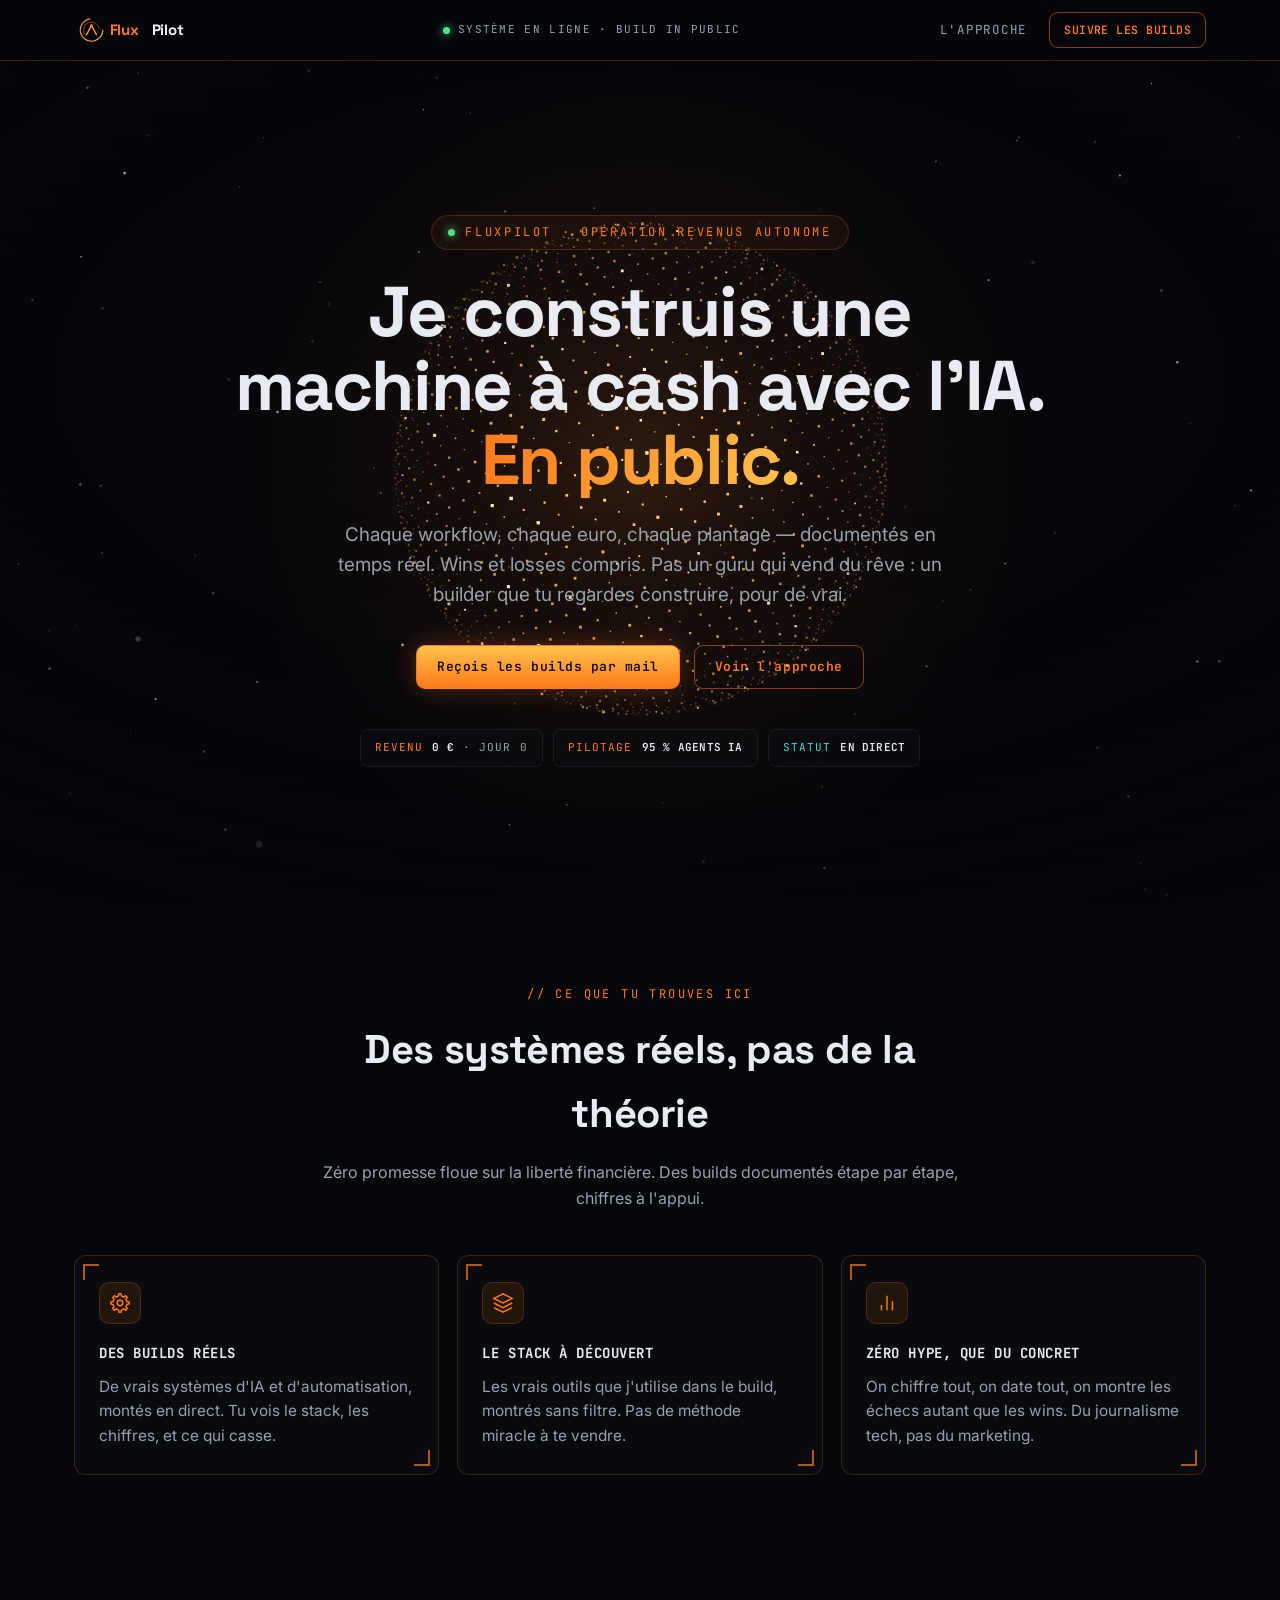
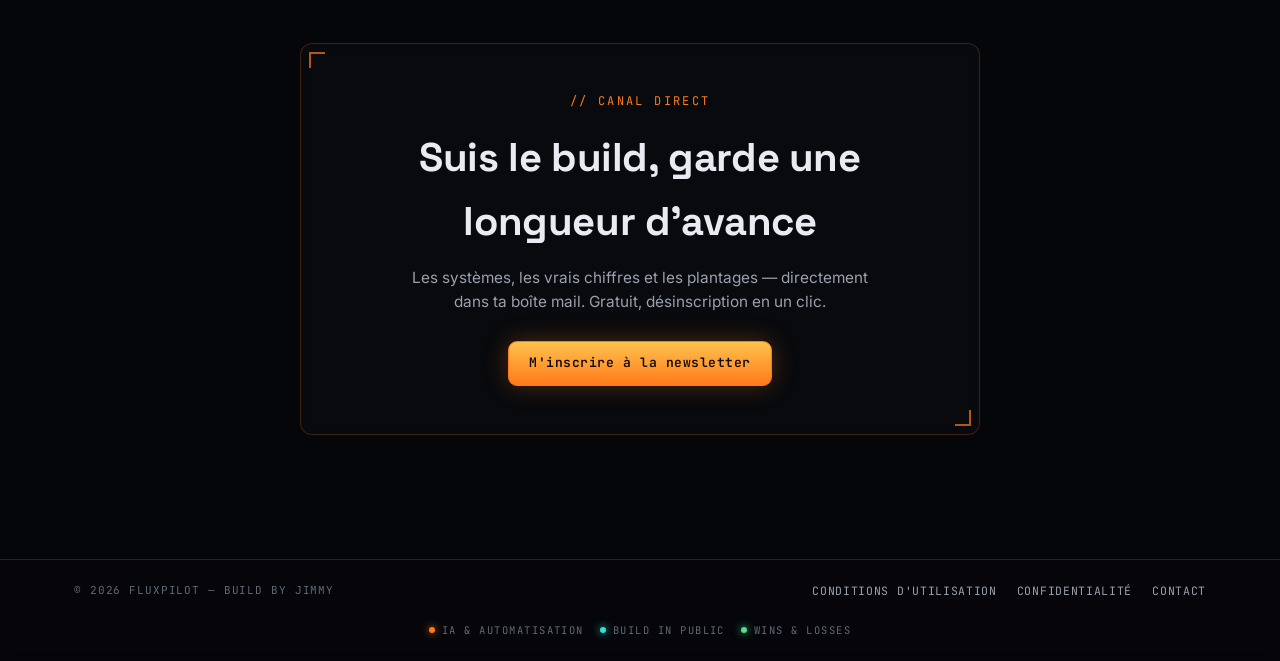
<file: index.html>
<!DOCTYPE html>
<html lang="fr">
<head>
<meta charset="UTF-8">
<meta name="viewport" content="width=device-width, initial-scale=1.0">
<title>FluxPilot — l'IA et l'automatisation, en build-in-public</title>
<meta name="description" content="FluxPilot : je construis des systèmes d'IA et d'automatisation qui tournent tout seuls, en public. Workflows, revenus, erreurs — partagés en temps réel.">
<link rel="icon" href="assets/favicon.png">
<link rel="preconnect" href="https://fonts.googleapis.com">
<link rel="preconnect" href="https://fonts.gstatic.com" crossorigin>
<link href="https://fonts.googleapis.com/css2?family=Space+Grotesk:wght@600;700&family=Inter:opsz,wght@14..32,400;14..32,500;14..32,600&family=JetBrains+Mono:wght@400;500;600&display=swap" rel="stylesheet">
<link rel="stylesheet" href="style.css">
</head>
<body>

<canvas id="bg-orb" aria-hidden="true"></canvas>
<div class="scanlines" aria-hidden="true"></div>

<header>
  <div class="wrap nav">
    <a class="brand-tag" href="./" aria-label="FluxPilot">
      <svg width="170" height="30" viewBox="0 0 220 40" fill="none" xmlns="http://www.w3.org/2000/svg">
        <defs>
          <linearGradient id="fp-wlg" x1="0" y1="0" x2="40" y2="40" gradientUnits="userSpaceOnUse">
            <stop offset="0%" stop-color="#FF7A1A"/><stop offset="100%" stop-color="#FFC24D"/>
          </linearGradient>
        </defs>
        <circle cx="20" cy="20" r="15" stroke="url(#fp-wlg)" stroke-width="1.5" stroke-dasharray="68 26" stroke-linecap="round" fill="none"/>
        <circle cx="20" cy="20" r="10.5" stroke="url(#fp-wlg)" stroke-width="1" stroke-dasharray="38 28" stroke-linecap="round" fill="none" opacity="0.5" transform="rotate(140 20 20)"/>
        <path d="M13.5 26 L20 14 L26.5 26" stroke="url(#fp-wlg)" stroke-width="2" stroke-linecap="round" stroke-linejoin="round" fill="none"/>
        <circle cx="20" cy="14" r="1.8" fill="#FF7A1A"/>
        <text x="44" y="26" font-family="'Space Grotesk',sans-serif" font-size="20" font-weight="700" fill="#FF7A1A" letter-spacing="-0.3">Flux</text>
        <text x="100" y="26" font-family="'Space Grotesk',sans-serif" font-size="20" font-weight="700" fill="#F3F5F8" letter-spacing="-0.3">Pilot</text>
      </svg>
    </a>
    <span class="status-pill"><span class="dot"></span>Système en ligne · build in public</span>
    <nav class="nav-links">
      <a href="#approche" class="nav-approche">L'approche</a>
      <a class="btn btn-ghost btn-sm" href="#newsletter">Suivre les builds</a>
    </nav>
  </div>
</header>

<main>
  <section class="hero">
    <div class="wrap">
      <span class="eyebrow"><span class="dot-pulse"></span>FluxPilot · opération revenus autonome</span>
      <h1>Je construis une machine à cash avec l'IA. <span class="grad">En public.</span></h1>
      <p class="sub">Chaque workflow, chaque euro, chaque plantage — documentés en temps réel. Wins et losses compris. Pas un guru qui vend du rêve&nbsp;: un builder que tu regardes construire, pour de vrai.</p>
      <div class="cta-row">
        <a class="btn" href="#newsletter">Reçois les builds par mail</a>
        <a class="btn btn-ghost" href="#approche">Voir l'approche</a>
      </div>
      <div class="readout">
        <span class="chip"><span class="k">REVENU</span> <b>0 €</b> · jour 0</span>
        <span class="chip"><span class="k">PILOTAGE</span> <b>95 % agents IA</b></span>
        <span class="chip cy"><span class="k">STATUT</span> <b>EN DIRECT</b></span>
      </div>
    </div>
  </section>

  <section class="block" id="approche">
    <div class="wrap">
      <div class="section-head">
        <span class="label">// ce que tu trouves ici</span>
        <h2>Des systèmes réels, pas de la théorie</h2>
        <p>Zéro promesse floue sur la liberté financière. Des builds documentés étape par étape, chiffres à l'appui.</p>
      </div>
      <div class="cards">
        <div class="panel">
          <div class="ico">
            <svg viewBox="0 0 24 24" xmlns="http://www.w3.org/2000/svg" aria-hidden="true">
              <circle cx="12" cy="12" r="3"/>
              <path d="M19.6 10.4l-1.1-2.7L20 6l-2-2-1.7 1.5-2.7-1.1L12.9 2h-2l-.6 2.4-2.6 1.1L6 4 4 6l1.5 1.8-1.1 2.6L2 11v2l2.4.7L5.5 16.3 4 18l2 2 1.8-1.5 2.7 1.1L11 22h2l.6-2.4 2.7-1.1L18 20l2-2-1.5-1.8 1.1-2.7L22 13v-2z"/>
            </svg>
          </div>
          <h3>Des builds réels</h3>
          <p>De vrais systèmes d'IA et d'automatisation, montés en direct. Tu vois le stack, les chiffres, et ce qui casse.</p>
        </div>
        <div class="panel">
          <div class="ico">
            <svg viewBox="0 0 24 24" xmlns="http://www.w3.org/2000/svg" aria-hidden="true">
              <path d="M12 2L2 7l10 5 10-5-10-5Z"/><path d="M2 17l10 5 10-5"/><path d="M2 12l10 5 10-5"/>
            </svg>
          </div>
          <h3>Le stack à découvert</h3>
          <p>Les vrais outils que j'utilise dans le build, montrés sans filtre. Pas de méthode miracle à te vendre.</p>
        </div>
        <div class="panel">
          <div class="ico">
            <svg viewBox="0 0 24 24" xmlns="http://www.w3.org/2000/svg" aria-hidden="true">
              <path d="M18 20V10"/><path d="M12 20V4"/><path d="M6 20v-6"/>
            </svg>
          </div>
          <h3>Zéro hype, que du concret</h3>
          <p>On chiffre tout, on date tout, on montre les échecs autant que les wins. Du journalisme tech, pas du marketing.</p>
        </div>
      </div>
    </div>
  </section>

  <section class="block" id="newsletter">
    <div class="wrap">
      <div class="panel news">
        <span class="label">// canal direct</span>
        <h2>Suis le build, garde une longueur d'avance</h2>
        <p>Les systèmes, les vrais chiffres et les plantages — directement dans ta boîte mail. Gratuit, désinscription en un clic.</p>
        <a class="btn" href="https://jimmys-newsletter-4930be.beehiiv.com/subscribe">M'inscrire à la newsletter</a>
      </div>
    </div>
  </section>
</main>

<footer>
  <div class="wrap">
    <div class="foot">
      <span class="copy">© 2026 FluxPilot — build by Jimmy</span>
      <nav class="foot-links">
        <a href="terms.html">Conditions d'utilisation</a>
        <a href="privacy.html">Confidentialité</a>
        <a href="mailto:contact.fluxpilot@gmail.com">Contact</a>
      </nav>
    </div>
    <div class="channels">
      <i><b class="c-or"></b>IA &amp; Automatisation</i>
      <i><b class="c-cy"></b>Build in public</i>
      <i><b class="c-gr"></b>Wins &amp; losses</i>
    </div>
  </div>
</footer>

<script src="orb.js" defer></script>
</body>
</html>
</file>
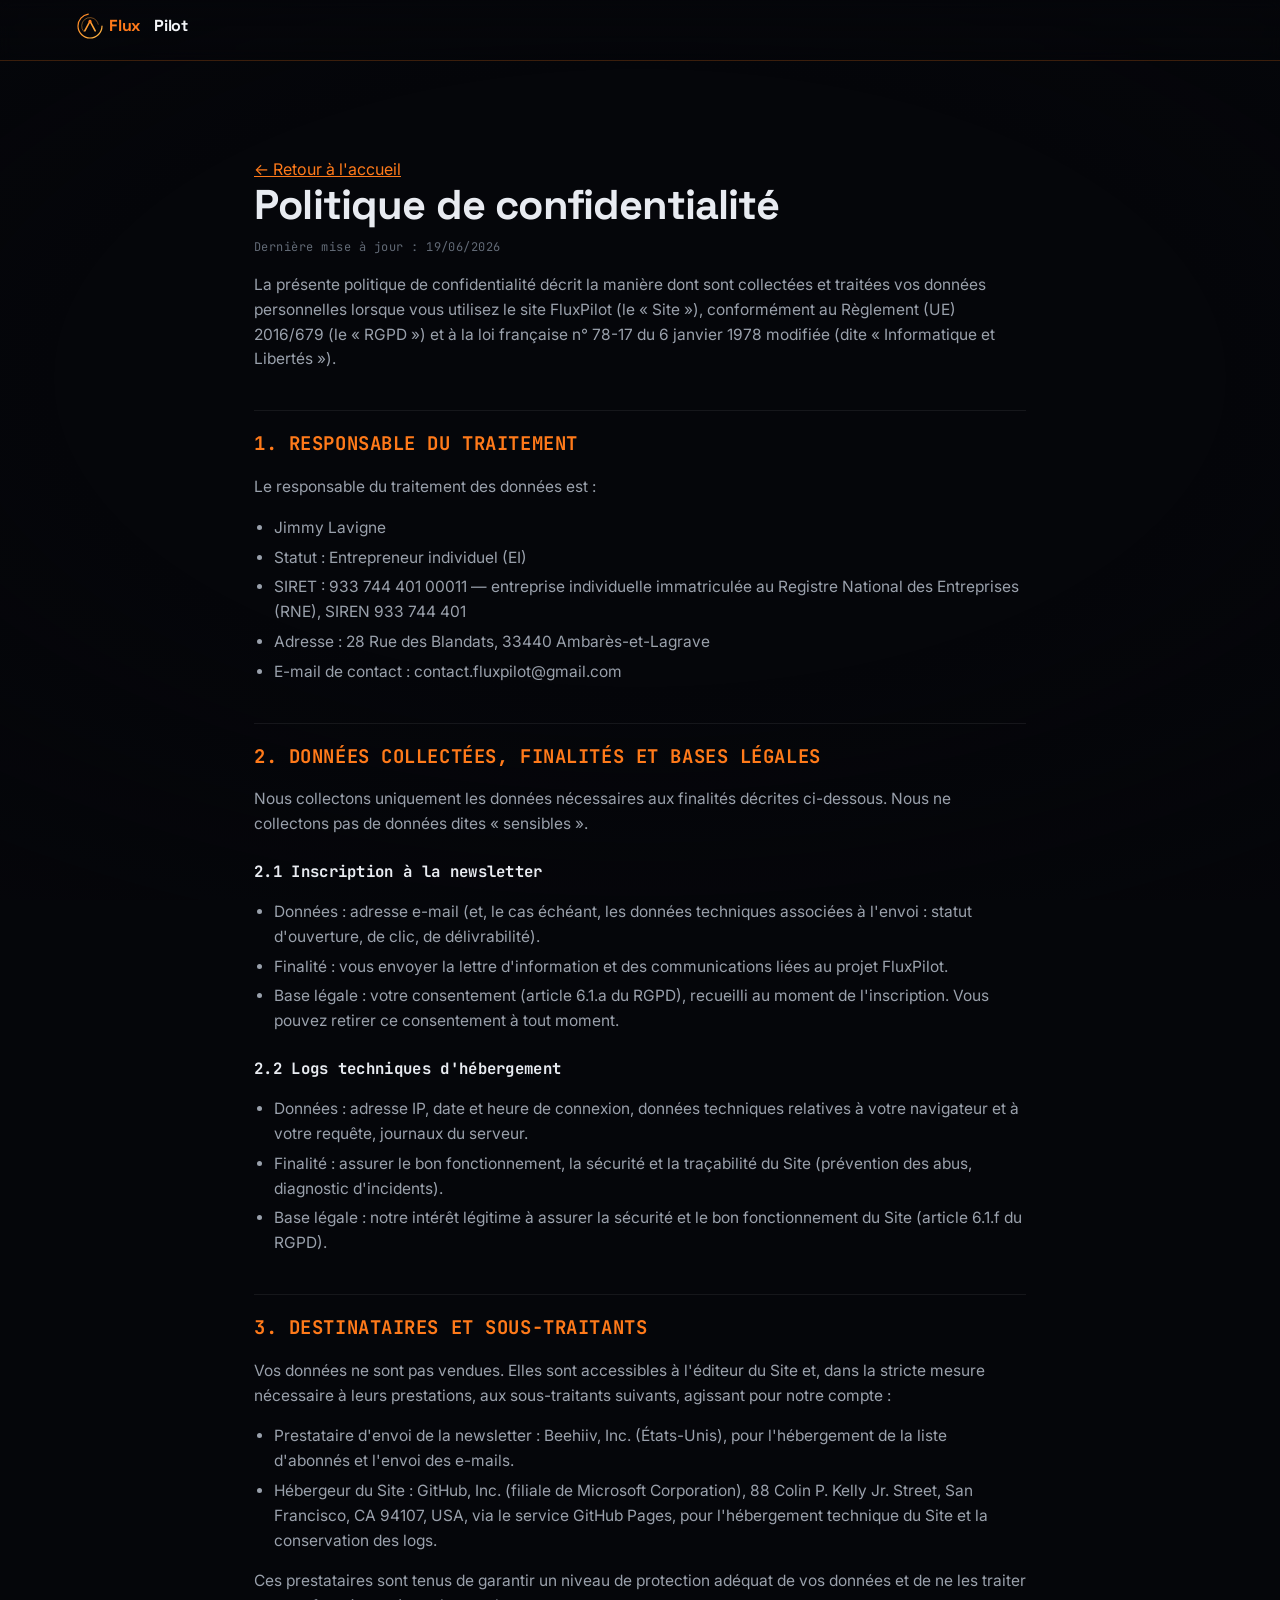
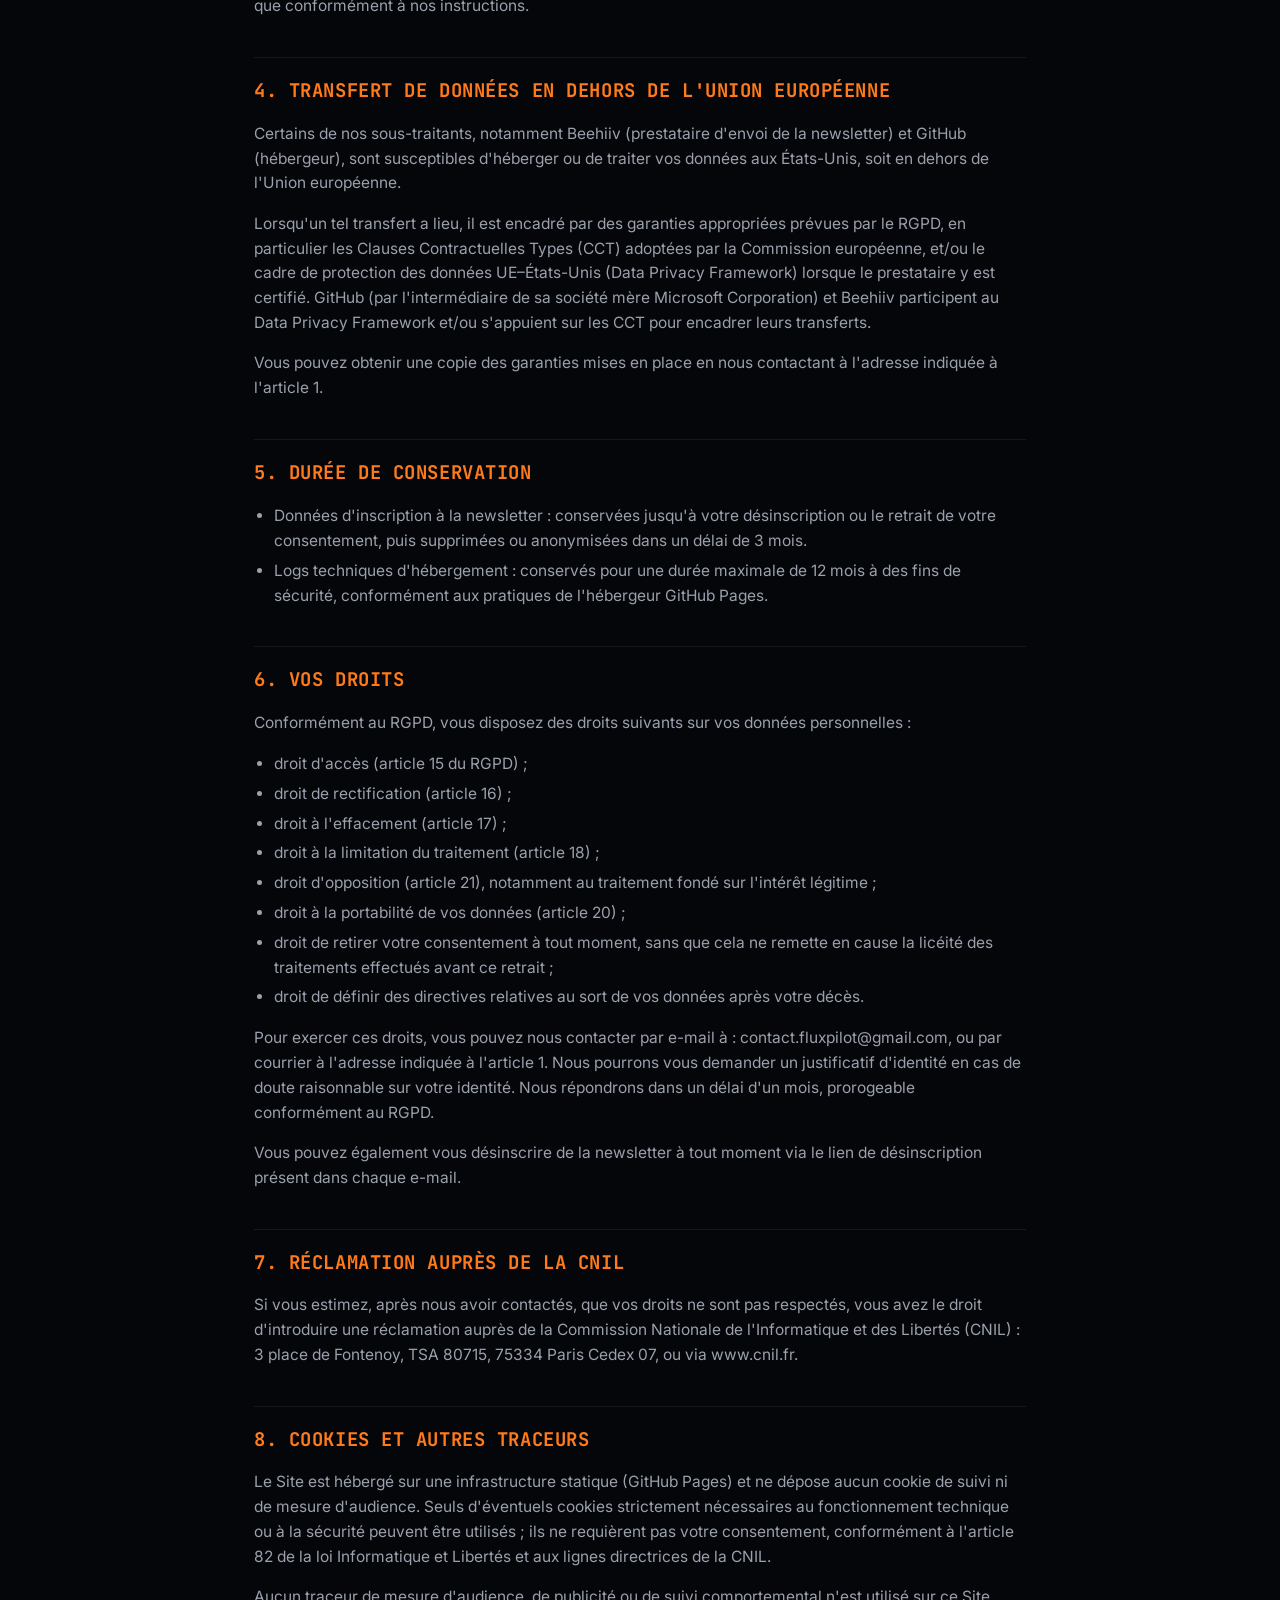
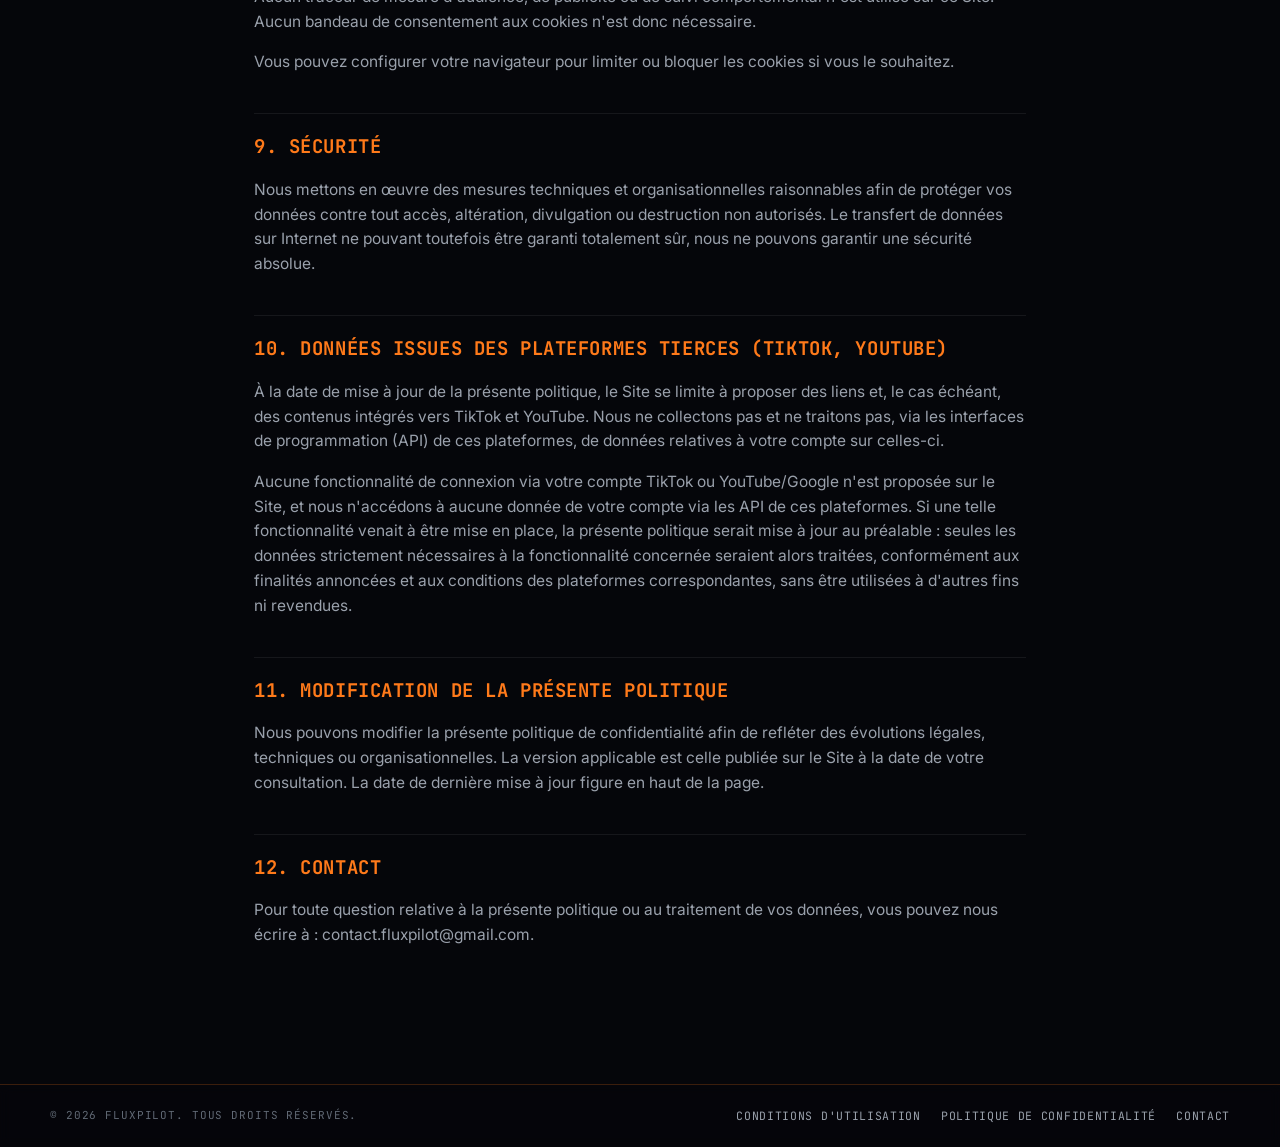
<file: privacy.html>
<!DOCTYPE html>
<html lang="fr">
<head>
<meta charset="UTF-8">
<meta name="viewport" content="width=device-width, initial-scale=1.0">
<title>Politique de confidentialité — FluxPilot</title>
<meta name="robots" content="index,follow">
<link rel="icon" href="assets/favicon.png">
<link rel="preconnect" href="https://fonts.googleapis.com">
<link rel="preconnect" href="https://fonts.gstatic.com" crossorigin>
<link href="https://fonts.googleapis.com/css2?family=Space+Grotesk:wght@600;700&family=Inter:ital,opsz,wght@0,14..32,400;0,14..32,500;0,14..32,600&family=JetBrains+Mono:wght@400;500&display=swap" rel="stylesheet">
<link rel="stylesheet" href="style.css">
</head>
<body>

<header>
  <div class="wrap nav">
    <a href="index.html" aria-label="FluxPilot">
      <svg width="176" height="32" viewBox="0 0 220 40" fill="none" xmlns="http://www.w3.org/2000/svg">
        <defs><linearGradient id="fp-wlg" x1="0" y1="0" x2="40" y2="40" gradientUnits="userSpaceOnUse"><stop offset="0%" stop-color="#FF7A1A"/><stop offset="100%" stop-color="#FFC24D"/></linearGradient></defs>
        <circle cx="20" cy="20" r="15" stroke="url(#fp-wlg)" stroke-width="1.5" stroke-dasharray="68 26" stroke-linecap="round" fill="none"/>
        <circle cx="20" cy="20" r="10.5" stroke="url(#fp-wlg)" stroke-width="1" stroke-dasharray="38 28" stroke-linecap="round" fill="none" opacity="0.5" transform="rotate(140 20 20)"/>
        <path d="M13.5 26 L20 14 L26.5 26" stroke="url(#fp-wlg)" stroke-width="2" stroke-linecap="round" stroke-linejoin="round" fill="none"/>
        <circle cx="20" cy="14" r="1.8" fill="#FF7A1A"/>
        <text x="44" y="26" font-family="'Space Grotesk',sans-serif" font-size="20" font-weight="700" fill="#FF7A1A" letter-spacing="-0.3">Flux</text>
        <text x="100" y="26" font-family="'Space Grotesk',sans-serif" font-size="20" font-weight="700" fill="#F3F5F8" letter-spacing="-0.3">Pilot</text>
      </svg>
    </a>
  </div>
</header>

<main class="wrap legal">
<a class="back" href="index.html">← Retour à l'accueil</a>

<h1>Politique de confidentialité</h1>

<p>Dernière mise à jour : 19/06/2026</p>

<p>La présente politique de confidentialité décrit la manière dont sont collectées et traitées vos données personnelles lorsque vous utilisez le site FluxPilot (le « Site »), conformément au Règlement (UE) 2016/679 (le « RGPD ») et à la loi française n° 78-17 du 6 janvier 1978 modifiée (dite « Informatique et Libertés »).</p>

<h2>1. Responsable du traitement</h2>
<p>Le responsable du traitement des données est :</p>
<ul>
  <li>Jimmy Lavigne</li>
  <li>Statut : Entrepreneur individuel (EI)</li>
  <li>SIRET : 933 744 401 00011 — entreprise individuelle immatriculée au Registre National des Entreprises (RNE), SIREN 933 744 401</li>
  <li>Adresse : 28 Rue des Blandats, 33440 Ambarès-et-Lagrave</li>
  <li>E-mail de contact : contact.fluxpilot@gmail.com</li>
</ul>

<h2>2. Données collectées, finalités et bases légales</h2>
<p>Nous collectons uniquement les données nécessaires aux finalités décrites ci-dessous. Nous ne collectons pas de données dites « sensibles ».</p>

<h3>2.1 Inscription à la newsletter</h3>
<ul>
  <li>Données : adresse e-mail (et, le cas échéant, les données techniques associées à l'envoi : statut d'ouverture, de clic, de délivrabilité).</li>
  <li>Finalité : vous envoyer la lettre d'information et des communications liées au projet FluxPilot.</li>
  <li>Base légale : votre consentement (article 6.1.a du RGPD), recueilli au moment de l'inscription. Vous pouvez retirer ce consentement à tout moment.</li>
</ul>

<h3>2.2 Logs techniques d'hébergement</h3>
<ul>
  <li>Données : adresse IP, date et heure de connexion, données techniques relatives à votre navigateur et à votre requête, journaux du serveur.</li>
  <li>Finalité : assurer le bon fonctionnement, la sécurité et la traçabilité du Site (prévention des abus, diagnostic d'incidents).</li>
  <li>Base légale : notre intérêt légitime à assurer la sécurité et le bon fonctionnement du Site (article 6.1.f du RGPD).</li>
</ul>

<h2>3. Destinataires et sous-traitants</h2>
<p>Vos données ne sont pas vendues. Elles sont accessibles à l'éditeur du Site et, dans la stricte mesure nécessaire à leurs prestations, aux sous-traitants suivants, agissant pour notre compte :</p>
<ul>
  <li>Prestataire d'envoi de la newsletter : Beehiiv, Inc. (États-Unis), pour l'hébergement de la liste d'abonnés et l'envoi des e-mails.</li>
  <li>Hébergeur du Site : GitHub, Inc. (filiale de Microsoft Corporation), 88 Colin P. Kelly Jr. Street, San Francisco, CA 94107, USA, via le service GitHub Pages, pour l'hébergement technique du Site et la conservation des logs.</li>
</ul>
<p>Ces prestataires sont tenus de garantir un niveau de protection adéquat de vos données et de ne les traiter que conformément à nos instructions.</p>

<h2>4. Transfert de données en dehors de l'Union européenne</h2>
<p>Certains de nos sous-traitants, notamment Beehiiv (prestataire d'envoi de la newsletter) et GitHub (hébergeur), sont susceptibles d'héberger ou de traiter vos données aux États-Unis, soit en dehors de l'Union européenne.</p>
<p>Lorsqu'un tel transfert a lieu, il est encadré par des garanties appropriées prévues par le RGPD, en particulier les Clauses Contractuelles Types (CCT) adoptées par la Commission européenne, et/ou le cadre de protection des données UE–États-Unis (Data Privacy Framework) lorsque le prestataire y est certifié. GitHub (par l'intermédiaire de sa société mère Microsoft Corporation) et Beehiiv participent au Data Privacy Framework et/ou s'appuient sur les CCT pour encadrer leurs transferts.</p>
<p>Vous pouvez obtenir une copie des garanties mises en place en nous contactant à l'adresse indiquée à l'article 1.</p>

<h2>5. Durée de conservation</h2>
<ul>
  <li>Données d'inscription à la newsletter : conservées jusqu'à votre désinscription ou le retrait de votre consentement, puis supprimées ou anonymisées dans un délai de 3 mois.</li>
  <li>Logs techniques d'hébergement : conservés pour une durée maximale de 12 mois à des fins de sécurité, conformément aux pratiques de l'hébergeur GitHub Pages.</li>
</ul>

<h2>6. Vos droits</h2>
<p>Conformément au RGPD, vous disposez des droits suivants sur vos données personnelles :</p>
<ul>
  <li>droit d'accès (article 15 du RGPD) ;</li>
  <li>droit de rectification (article 16) ;</li>
  <li>droit à l'effacement (article 17) ;</li>
  <li>droit à la limitation du traitement (article 18) ;</li>
  <li>droit d'opposition (article 21), notamment au traitement fondé sur l'intérêt légitime ;</li>
  <li>droit à la portabilité de vos données (article 20) ;</li>
  <li>droit de retirer votre consentement à tout moment, sans que cela ne remette en cause la licéité des traitements effectués avant ce retrait ;</li>
  <li>droit de définir des directives relatives au sort de vos données après votre décès.</li>
</ul>
<p>Pour exercer ces droits, vous pouvez nous contacter par e-mail à : contact.fluxpilot@gmail.com, ou par courrier à l'adresse indiquée à l'article 1. Nous pourrons vous demander un justificatif d'identité en cas de doute raisonnable sur votre identité. Nous répondrons dans un délai d'un mois, prorogeable conformément au RGPD.</p>
<p>Vous pouvez également vous désinscrire de la newsletter à tout moment via le lien de désinscription présent dans chaque e-mail.</p>

<h2>7. Réclamation auprès de la CNIL</h2>
<p>Si vous estimez, après nous avoir contactés, que vos droits ne sont pas respectés, vous avez le droit d'introduire une réclamation auprès de la Commission Nationale de l'Informatique et des Libertés (CNIL) : 3 place de Fontenoy, TSA 80715, 75334 Paris Cedex 07, ou via www.cnil.fr.</p>

<h2>8. Cookies et autres traceurs</h2>
<p>Le Site est hébergé sur une infrastructure statique (GitHub Pages) et ne dépose aucun cookie de suivi ni de mesure d'audience. Seuls d'éventuels cookies strictement nécessaires au fonctionnement technique ou à la sécurité peuvent être utilisés ; ils ne requièrent pas votre consentement, conformément à l'article 82 de la loi Informatique et Libertés et aux lignes directrices de la CNIL.</p>
<p>Aucun traceur de mesure d'audience, de publicité ou de suivi comportemental n'est utilisé sur ce Site. Aucun bandeau de consentement aux cookies n'est donc nécessaire.</p>
<p>Vous pouvez configurer votre navigateur pour limiter ou bloquer les cookies si vous le souhaitez.</p>

<h2>9. Sécurité</h2>
<p>Nous mettons en œuvre des mesures techniques et organisationnelles raisonnables afin de protéger vos données contre tout accès, altération, divulgation ou destruction non autorisés. Le transfert de données sur Internet ne pouvant toutefois être garanti totalement sûr, nous ne pouvons garantir une sécurité absolue.</p>

<h2>10. Données issues des plateformes tierces (TikTok, YouTube)</h2>
<p>À la date de mise à jour de la présente politique, le Site se limite à proposer des liens et, le cas échéant, des contenus intégrés vers TikTok et YouTube. Nous ne collectons pas et ne traitons pas, via les interfaces de programmation (API) de ces plateformes, de données relatives à votre compte sur celles-ci.</p>
<p>Aucune fonctionnalité de connexion via votre compte TikTok ou YouTube/Google n'est proposée sur le Site, et nous n'accédons à aucune donnée de votre compte via les API de ces plateformes. Si une telle fonctionnalité venait à être mise en place, la présente politique serait mise à jour au préalable : seules les données strictement nécessaires à la fonctionnalité concernée seraient alors traitées, conformément aux finalités annoncées et aux conditions des plateformes correspondantes, sans être utilisées à d'autres fins ni revendues.</p>

<h2>11. Modification de la présente politique</h2>
<p>Nous pouvons modifier la présente politique de confidentialité afin de refléter des évolutions légales, techniques ou organisationnelles. La version applicable est celle publiée sur le Site à la date de votre consultation. La date de dernière mise à jour figure en haut de la page.</p>

<h2>12. Contact</h2>
<p>Pour toute question relative à la présente politique ou au traitement de vos données, vous pouvez nous écrire à : contact.fluxpilot@gmail.com.</p>

</main>

<footer>
  <div class="wrap foot">
    <span class="copy">© 2026 FluxPilot. Tous droits réservés.</span>
    <nav class="foot-links">
      <a href="terms.html">Conditions d'utilisation</a>
      <a href="privacy.html">Politique de confidentialité</a>
      <a href="mailto:contact.fluxpilot@gmail.com">Contact</a>
    </nav>
  </div>
</footer>

</body>
</html>
</file>
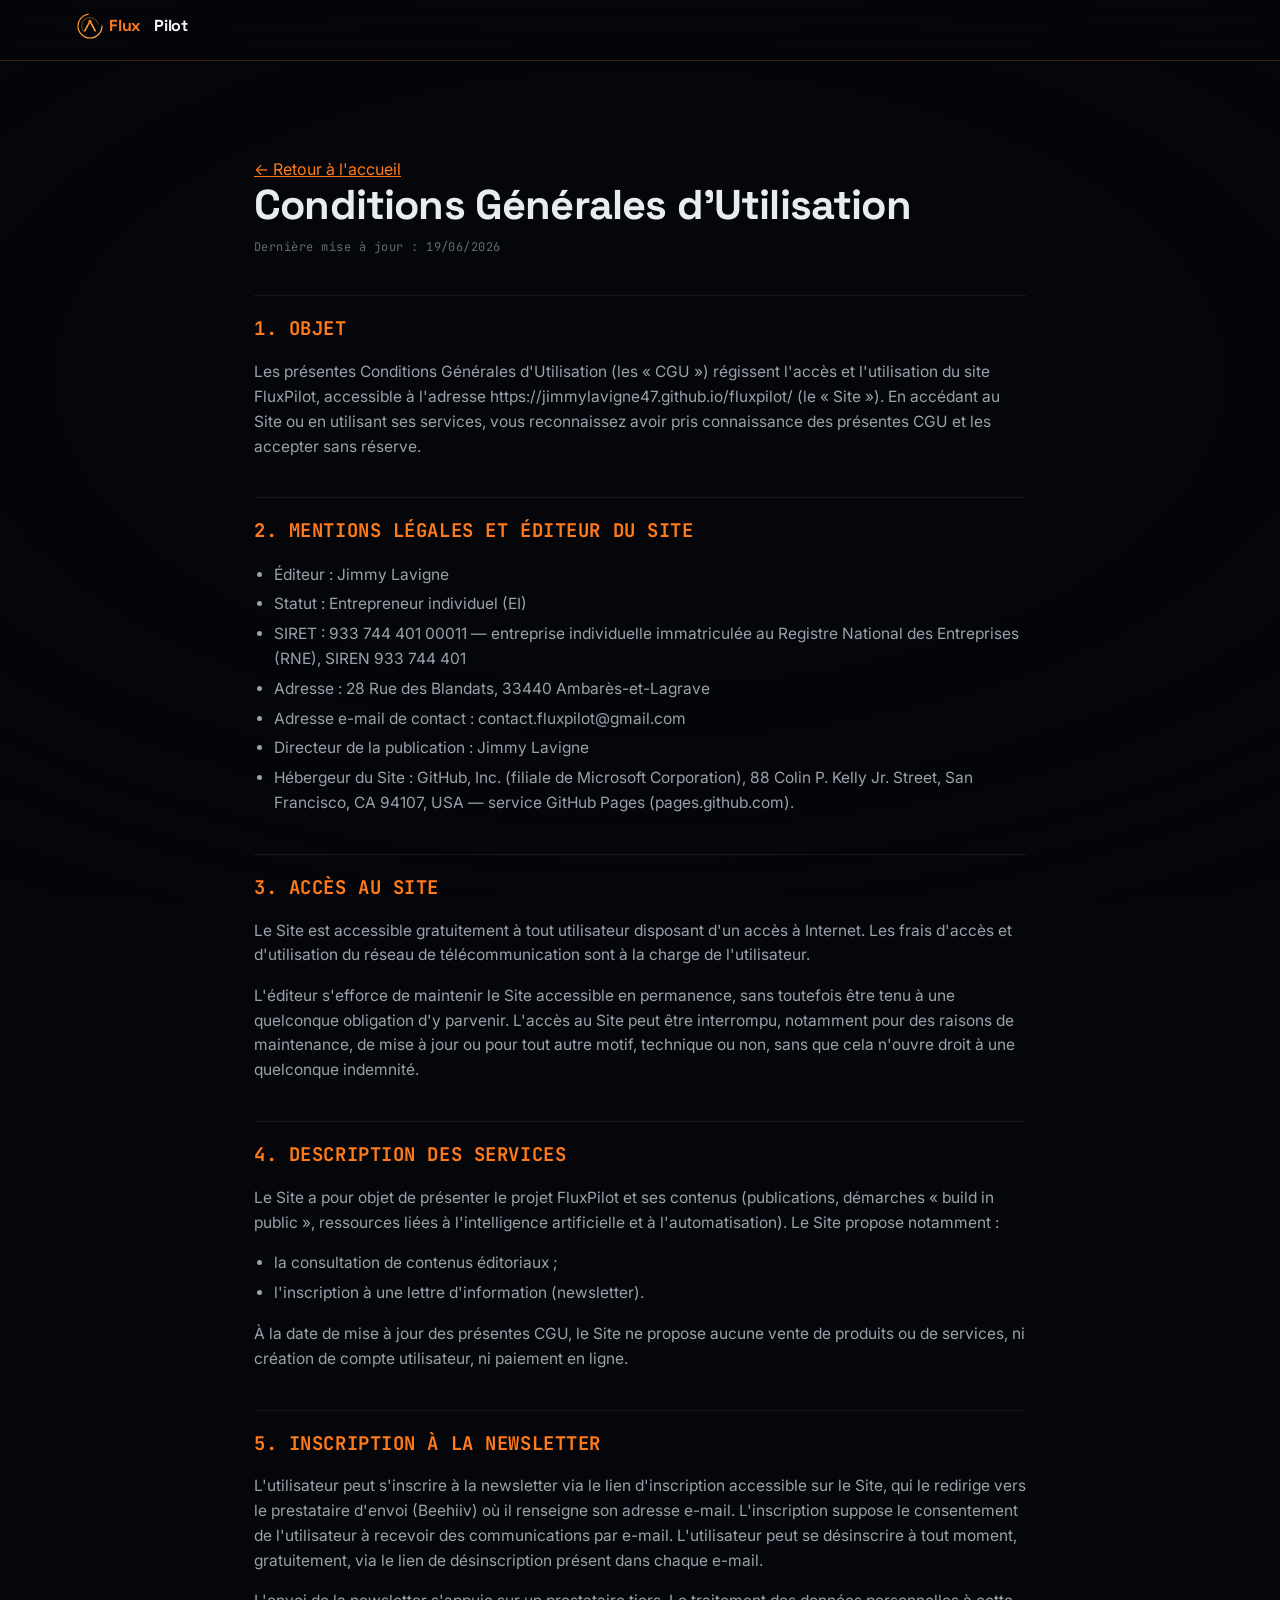
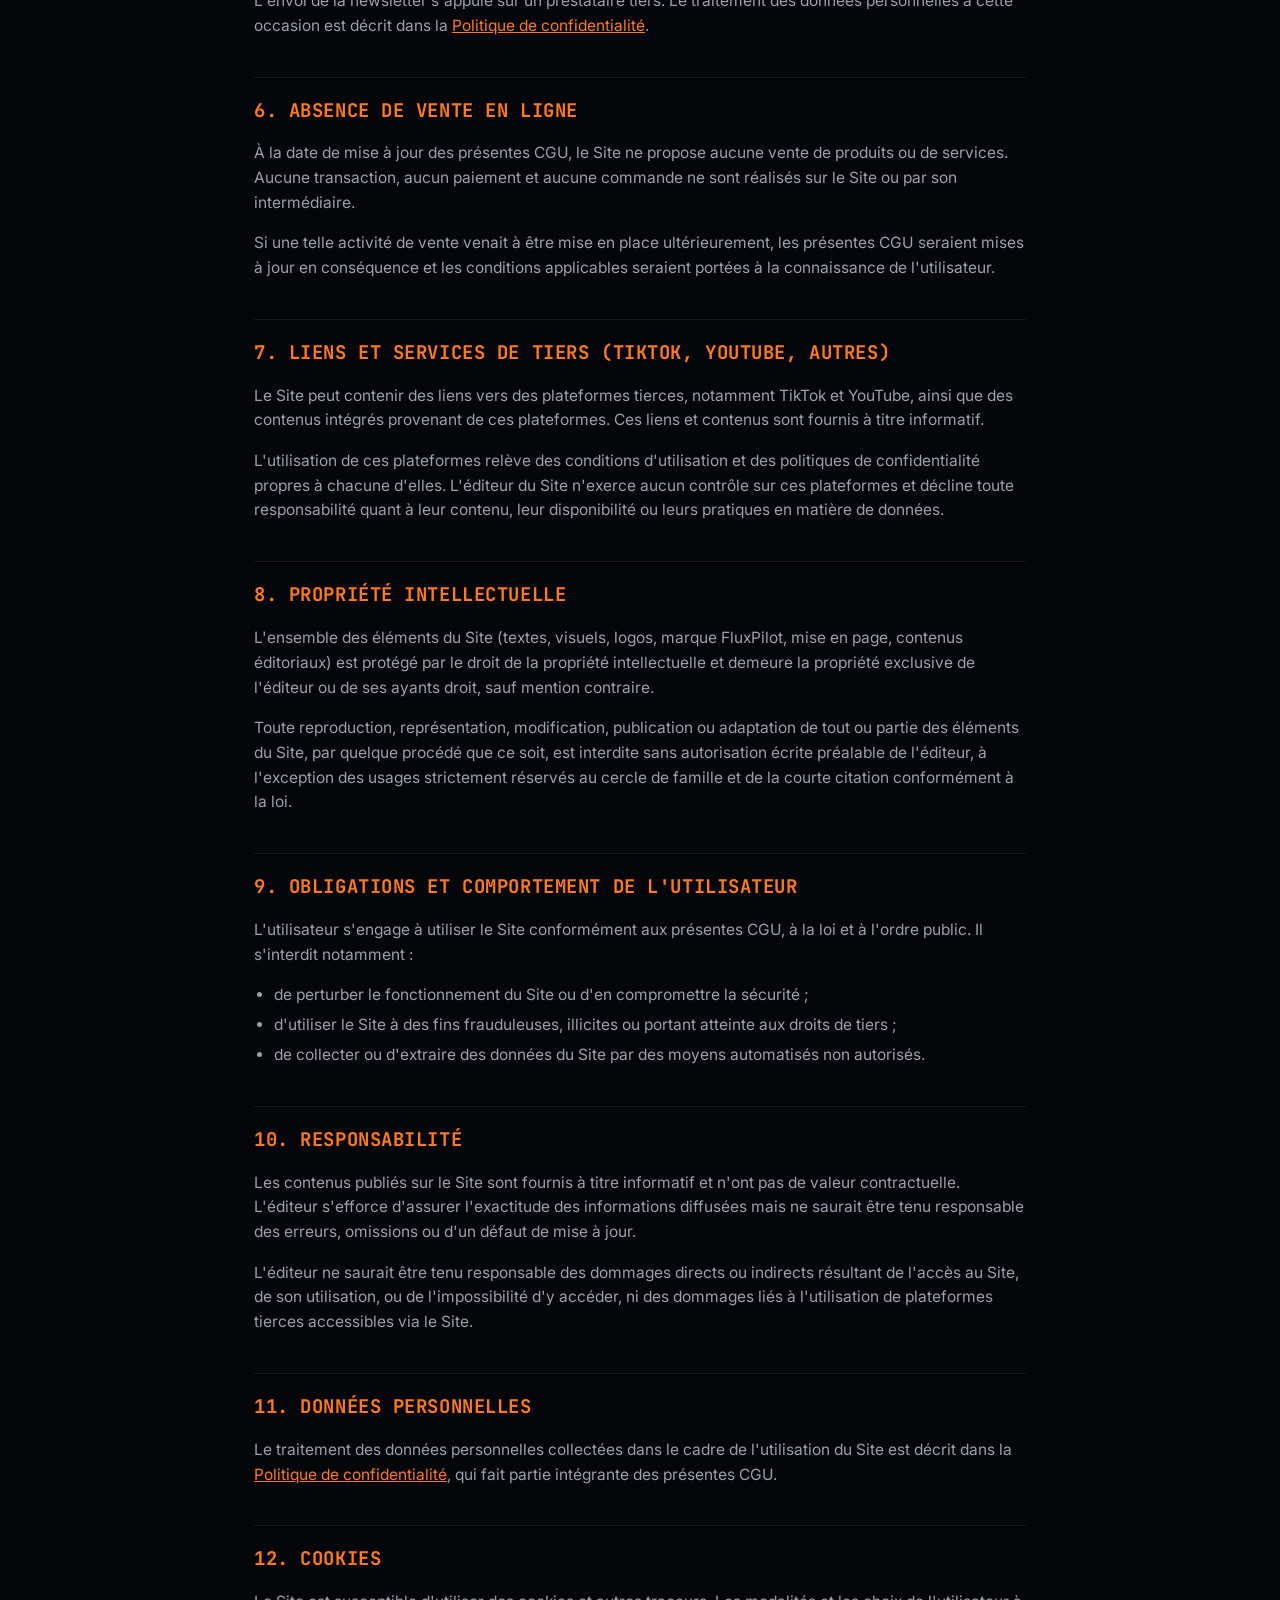
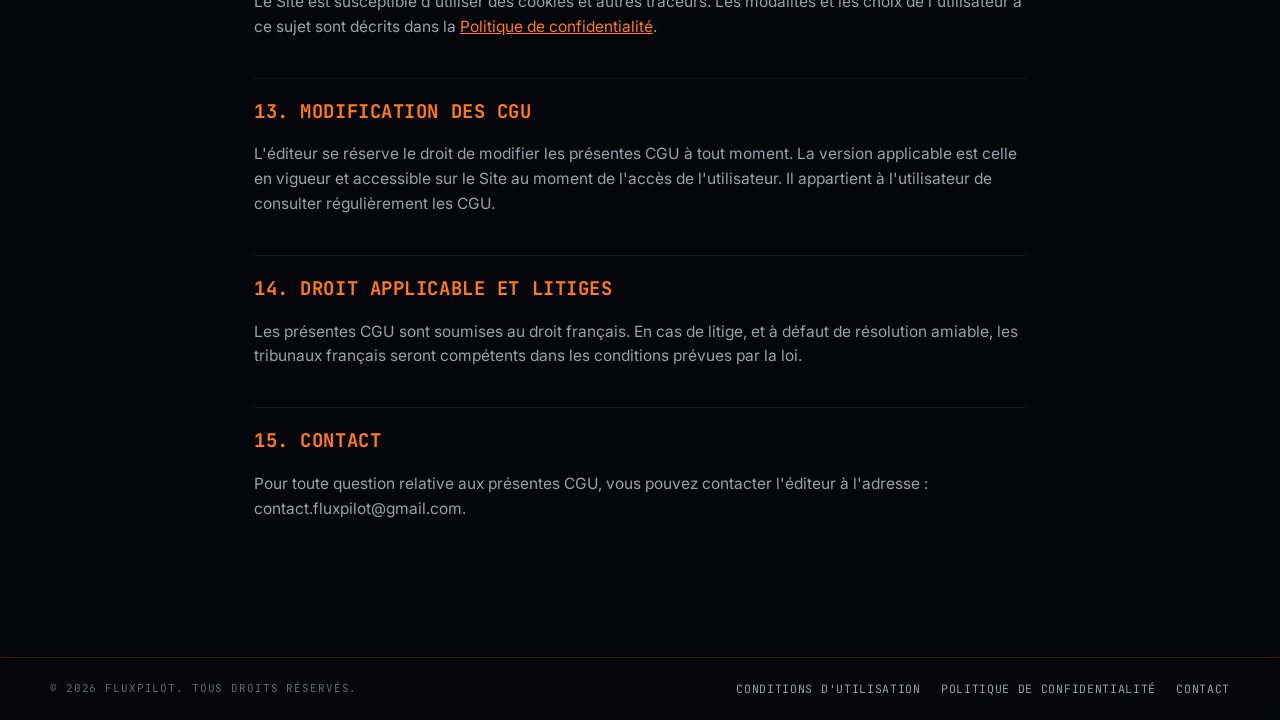
<file: terms.html>
<!DOCTYPE html>
<html lang="fr">
<head>
<meta charset="UTF-8">
<meta name="viewport" content="width=device-width, initial-scale=1.0">
<title>Conditions Générales d'Utilisation — FluxPilot</title>
<meta name="robots" content="index,follow">
<link rel="icon" href="assets/favicon.png">
<link rel="preconnect" href="https://fonts.googleapis.com">
<link rel="preconnect" href="https://fonts.gstatic.com" crossorigin>
<link href="https://fonts.googleapis.com/css2?family=Space+Grotesk:wght@600;700&family=Inter:ital,opsz,wght@0,14..32,400;0,14..32,500;0,14..32,600&family=JetBrains+Mono:wght@400;500&display=swap" rel="stylesheet">
<link rel="stylesheet" href="style.css">
</head>
<body>

<header>
  <div class="wrap nav">
    <a href="index.html" aria-label="FluxPilot">
      <svg width="176" height="32" viewBox="0 0 220 40" fill="none" xmlns="http://www.w3.org/2000/svg">
        <defs><linearGradient id="fp-wlg" x1="0" y1="0" x2="40" y2="40" gradientUnits="userSpaceOnUse"><stop offset="0%" stop-color="#FF7A1A"/><stop offset="100%" stop-color="#FFC24D"/></linearGradient></defs>
        <circle cx="20" cy="20" r="15" stroke="url(#fp-wlg)" stroke-width="1.5" stroke-dasharray="68 26" stroke-linecap="round" fill="none"/>
        <circle cx="20" cy="20" r="10.5" stroke="url(#fp-wlg)" stroke-width="1" stroke-dasharray="38 28" stroke-linecap="round" fill="none" opacity="0.5" transform="rotate(140 20 20)"/>
        <path d="M13.5 26 L20 14 L26.5 26" stroke="url(#fp-wlg)" stroke-width="2" stroke-linecap="round" stroke-linejoin="round" fill="none"/>
        <circle cx="20" cy="14" r="1.8" fill="#FF7A1A"/>
        <text x="44" y="26" font-family="'Space Grotesk',sans-serif" font-size="20" font-weight="700" fill="#FF7A1A" letter-spacing="-0.3">Flux</text>
        <text x="100" y="26" font-family="'Space Grotesk',sans-serif" font-size="20" font-weight="700" fill="#F3F5F8" letter-spacing="-0.3">Pilot</text>
      </svg>
    </a>
  </div>
</header>

<main class="wrap legal">
<a class="back" href="index.html">← Retour à l'accueil</a>

<h1>Conditions Générales d'Utilisation</h1>

<p>Dernière mise à jour : 19/06/2026</p>

<h2>1. Objet</h2>
<p>Les présentes Conditions Générales d'Utilisation (les « CGU ») régissent l'accès et l'utilisation du site FluxPilot, accessible à l'adresse https://jimmylavigne47.github.io/fluxpilot/ (le « Site »). En accédant au Site ou en utilisant ses services, vous reconnaissez avoir pris connaissance des présentes CGU et les accepter sans réserve.</p>

<h2>2. Mentions légales et éditeur du Site</h2>
<ul>
  <li>Éditeur : Jimmy Lavigne</li>
  <li>Statut : Entrepreneur individuel (EI)</li>
  <li>SIRET : 933 744 401 00011 — entreprise individuelle immatriculée au Registre National des Entreprises (RNE), SIREN 933 744 401</li>
  <li>Adresse : 28 Rue des Blandats, 33440 Ambarès-et-Lagrave</li>
  <li>Adresse e-mail de contact : contact.fluxpilot@gmail.com</li>
  <li>Directeur de la publication : Jimmy Lavigne</li>
  <li>Hébergeur du Site : GitHub, Inc. (filiale de Microsoft Corporation), 88 Colin P. Kelly Jr. Street, San Francisco, CA 94107, USA — service GitHub Pages (pages.github.com).</li>
</ul>

<h2>3. Accès au Site</h2>
<p>Le Site est accessible gratuitement à tout utilisateur disposant d'un accès à Internet. Les frais d'accès et d'utilisation du réseau de télécommunication sont à la charge de l'utilisateur.</p>
<p>L'éditeur s'efforce de maintenir le Site accessible en permanence, sans toutefois être tenu à une quelconque obligation d'y parvenir. L'accès au Site peut être interrompu, notamment pour des raisons de maintenance, de mise à jour ou pour tout autre motif, technique ou non, sans que cela n'ouvre droit à une quelconque indemnité.</p>

<h2>4. Description des services</h2>
<p>Le Site a pour objet de présenter le projet FluxPilot et ses contenus (publications, démarches « build in public », ressources liées à l'intelligence artificielle et à l'automatisation). Le Site propose notamment :</p>
<ul>
  <li>la consultation de contenus éditoriaux ;</li>
  <li>l'inscription à une lettre d'information (newsletter).</li>
</ul>
<p>À la date de mise à jour des présentes CGU, le Site ne propose aucune vente de produits ou de services, ni création de compte utilisateur, ni paiement en ligne.</p>

<h2>5. Inscription à la newsletter</h2>
<p>L'utilisateur peut s'inscrire à la newsletter via le lien d'inscription accessible sur le Site, qui le redirige vers le prestataire d'envoi (Beehiiv) où il renseigne son adresse e-mail. L'inscription suppose le consentement de l'utilisateur à recevoir des communications par e-mail. L'utilisateur peut se désinscrire à tout moment, gratuitement, via le lien de désinscription présent dans chaque e-mail.</p>
<p>L'envoi de la newsletter s'appuie sur un prestataire tiers. Le traitement des données personnelles à cette occasion est décrit dans la <a href="privacy.html">Politique de confidentialité</a>.</p>

<h2>6. Absence de vente en ligne</h2>
<p>À la date de mise à jour des présentes CGU, le Site ne propose aucune vente de produits ou de services. Aucune transaction, aucun paiement et aucune commande ne sont réalisés sur le Site ou par son intermédiaire.</p>
<p>Si une telle activité de vente venait à être mise en place ultérieurement, les présentes CGU seraient mises à jour en conséquence et les conditions applicables seraient portées à la connaissance de l'utilisateur.</p>

<h2>7. Liens et services de tiers (TikTok, YouTube, autres)</h2>
<p>Le Site peut contenir des liens vers des plateformes tierces, notamment TikTok et YouTube, ainsi que des contenus intégrés provenant de ces plateformes. Ces liens et contenus sont fournis à titre informatif.</p>
<p>L'utilisation de ces plateformes relève des conditions d'utilisation et des politiques de confidentialité propres à chacune d'elles. L'éditeur du Site n'exerce aucun contrôle sur ces plateformes et décline toute responsabilité quant à leur contenu, leur disponibilité ou leurs pratiques en matière de données.</p>

<h2>8. Propriété intellectuelle</h2>
<p>L'ensemble des éléments du Site (textes, visuels, logos, marque FluxPilot, mise en page, contenus éditoriaux) est protégé par le droit de la propriété intellectuelle et demeure la propriété exclusive de l'éditeur ou de ses ayants droit, sauf mention contraire.</p>
<p>Toute reproduction, représentation, modification, publication ou adaptation de tout ou partie des éléments du Site, par quelque procédé que ce soit, est interdite sans autorisation écrite préalable de l'éditeur, à l'exception des usages strictement réservés au cercle de famille et de la courte citation conformément à la loi.</p>

<h2>9. Obligations et comportement de l'utilisateur</h2>
<p>L'utilisateur s'engage à utiliser le Site conformément aux présentes CGU, à la loi et à l'ordre public. Il s'interdit notamment :</p>
<ul>
  <li>de perturber le fonctionnement du Site ou d'en compromettre la sécurité ;</li>
  <li>d'utiliser le Site à des fins frauduleuses, illicites ou portant atteinte aux droits de tiers ;</li>
  <li>de collecter ou d'extraire des données du Site par des moyens automatisés non autorisés.</li>
</ul>

<h2>10. Responsabilité</h2>
<p>Les contenus publiés sur le Site sont fournis à titre informatif et n'ont pas de valeur contractuelle. L'éditeur s'efforce d'assurer l'exactitude des informations diffusées mais ne saurait être tenu responsable des erreurs, omissions ou d'un défaut de mise à jour.</p>
<p>L'éditeur ne saurait être tenu responsable des dommages directs ou indirects résultant de l'accès au Site, de son utilisation, ou de l'impossibilité d'y accéder, ni des dommages liés à l'utilisation de plateformes tierces accessibles via le Site.</p>

<h2>11. Données personnelles</h2>
<p>Le traitement des données personnelles collectées dans le cadre de l'utilisation du Site est décrit dans la <a href="privacy.html">Politique de confidentialité</a>, qui fait partie intégrante des présentes CGU.</p>

<h2>12. Cookies</h2>
<p>Le Site est susceptible d'utiliser des cookies et autres traceurs. Les modalités et les choix de l'utilisateur à ce sujet sont décrits dans la <a href="privacy.html">Politique de confidentialité</a>.</p>

<h2>13. Modification des CGU</h2>
<p>L'éditeur se réserve le droit de modifier les présentes CGU à tout moment. La version applicable est celle en vigueur et accessible sur le Site au moment de l'accès de l'utilisateur. Il appartient à l'utilisateur de consulter régulièrement les CGU.</p>

<h2>14. Droit applicable et litiges</h2>
<p>Les présentes CGU sont soumises au droit français. En cas de litige, et à défaut de résolution amiable, les tribunaux français seront compétents dans les conditions prévues par la loi.</p>

<h2>15. Contact</h2>
<p>Pour toute question relative aux présentes CGU, vous pouvez contacter l'éditeur à l'adresse : contact.fluxpilot@gmail.com.</p>

</main>

<footer>
  <div class="wrap foot">
    <span class="copy">© 2026 FluxPilot. Tous droits réservés.</span>
    <nav class="foot-links">
      <a href="terms.html">Conditions d'utilisation</a>
      <a href="privacy.html">Politique de confidentialité</a>
      <a href="mailto:contact.fluxpilot@gmail.com">Contact</a>
    </nav>
  </div>
</footer>

</body>
</html>
</file>
<file: style.css>
/* FluxPilot — design system HUD (DA Cortana : JARVIS, orange sur noir profond) */
:root{
  --bg:#05060a;
  --panel:rgba(12,14,19,0.62);
  --panel-solid:#0b0d12;
  --orange:#ff7a1a;
  --amber:#ffc24d;
  --orange-dim:rgba(255,122,26,0.5);
  --cyan:#39e0d2;
  --red:#ff5252;
  --green:#54e08a;
  --text:#e8ebf1;
  --muted:#9aa1ac;
  --dim:#626a76;
  --line:rgba(255,122,26,0.22);
  --line-soft:rgba(255,255,255,0.07);
  --mono:'JetBrains Mono',ui-monospace,'SFMono-Regular',Menlo,Consolas,monospace;
  --disp:'Space Grotesk',var(--mono);
  --body:'Inter',system-ui,sans-serif;
  --maxw:1180px;
}

*{box-sizing:border-box}
html{scroll-behavior:smooth}
body{
  margin:0;background:var(--bg);color:var(--text);
  font-family:var(--body);line-height:1.6;
  -webkit-font-smoothing:antialiased;overflow-x:hidden;
}

/* fond animé (orbe + starfield) */
#bg-orb{position:fixed;inset:0;width:100vw;height:100vh;z-index:0;display:block}
/* léger vignettage pour la lisibilité du texte */
body::before{
  content:"";position:fixed;inset:0;z-index:1;pointer-events:none;
  background:radial-gradient(120% 90% at 50% 42%,transparent 38%,rgba(5,6,10,0.62) 78%,rgba(5,6,10,0.92) 100%);
}
/* scanlines discrètes type HUD */
.scanlines{position:fixed;inset:0;z-index:2;pointer-events:none;opacity:.35;
  background:repeating-linear-gradient(to bottom,rgba(255,255,255,0.018) 0 1px,transparent 1px 3px);}

main,header,footer{position:relative;z-index:3}
.wrap{max-width:var(--maxw);margin:0 auto;padding:0 24px}

a{color:var(--orange);text-decoration:none}
a:hover{color:var(--amber)}

/* ---------- TOP HUD BAR ---------- */
header{position:sticky;top:0;z-index:20;backdrop-filter:blur(7px);
  background:linear-gradient(180deg,rgba(5,6,10,0.82),rgba(5,6,10,0.32));
  border-bottom:1px solid var(--line);}
header .nav{display:flex;align-items:center;justify-content:space-between;height:60px;gap:18px}
.brand-tag{display:flex;align-items:center;gap:10px}
.status-pill{font-family:var(--mono);font-size:11px;letter-spacing:.12em;text-transform:uppercase;
  color:var(--muted);display:none;align-items:center;gap:8px}
.status-pill .dot{width:7px;height:7px;border-radius:50%;background:var(--green);
  box-shadow:0 0 10px var(--green);animation:pulse 2.4s infinite}
@media(min-width:860px){.status-pill{display:flex}}
.nav-links{display:flex;align-items:center;gap:22px;font-family:var(--mono);
  font-size:12.5px;letter-spacing:.06em;text-transform:uppercase}
.nav-links a:not(.btn){color:var(--muted)}
.nav-links a:not(.btn):hover{color:var(--text)}
.nav-approche{display:none}
@media(min-width:560px){.nav-approche{display:inline}}

/* ---------- BOUTONS HUD ---------- */
.btn{display:inline-flex;align-items:center;gap:9px;font-family:var(--mono);
  font-size:13px;font-weight:600;letter-spacing:.04em;
  padding:11px 20px;border-radius:9px;cursor:pointer;
  color:#100a04;background:linear-gradient(180deg,var(--amber),var(--orange));
  border:1px solid var(--orange);box-shadow:0 0 24px rgba(255,122,26,0.28);
  transition:transform .15s ease,box-shadow .2s ease,background .2s}
.btn:hover{transform:translateY(-1px);box-shadow:0 0 36px rgba(255,122,26,0.5);color:#100a04}
.btn-ghost{background:transparent;color:var(--orange);
  border:1px solid var(--orange-dim);box-shadow:none}
.btn-ghost:hover{background:rgba(255,122,26,0.08);color:var(--amber);border-color:var(--orange)}
.btn-sm{padding:8px 14px;font-size:11.5px}

/* ---------- HERO ---------- */
.hero{min-height:calc(100vh - 60px);display:flex;align-items:center;padding:60px 0 40px}
.hero .wrap{text-align:center;max-width:880px}
.eyebrow{font-family:var(--mono);font-size:12px;letter-spacing:.22em;text-transform:uppercase;
  color:var(--orange);display:inline-flex;align-items:center;gap:10px;
  padding:7px 16px;border:1px solid var(--line);border-radius:999px;
  background:rgba(255,122,26,0.05)}
.dot-pulse{width:7px;height:7px;border-radius:50%;background:var(--green);box-shadow:0 0 10px var(--green);animation:pulse 2.4s infinite}
@keyframes pulse{0%,100%{opacity:1}50%{opacity:.35}}

h1{font-family:var(--disp);font-weight:700;letter-spacing:-0.02em;line-height:1.05;
  font-size:clamp(2.3rem,6vw,4.4rem);margin:26px 0 0}
.grad{background:linear-gradient(100deg,var(--orange),var(--amber));
  -webkit-background-clip:text;background-clip:text;-webkit-text-fill-color:transparent}
.sub{color:var(--muted);font-size:clamp(1rem,1.6vw,1.18rem);max-width:620px;
  margin:22px auto 0;text-shadow:0 2px 20px rgba(5,6,10,.8)}
.cta-row{display:flex;gap:14px;justify-content:center;flex-wrap:wrap;margin-top:34px}

/* bandeau de "readouts" type HUD sous le hero */
.readout{display:flex;gap:10px;justify-content:center;flex-wrap:wrap;margin-top:40px}
.chip{font-family:var(--mono);font-size:11px;letter-spacing:.1em;text-transform:uppercase;
  color:var(--muted);background:var(--panel);border:1px solid var(--line-soft);
  border-radius:8px;padding:9px 14px;display:flex;align-items:center;gap:9px;backdrop-filter:blur(4px)}
.chip b{color:var(--text);font-weight:600;letter-spacing:.02em}
.chip .k{color:var(--orange)}
.chip.cy .k{color:var(--cyan)}

/* ---------- SECTIONS ---------- */
.block{padding:84px 0}
.section-head{max-width:640px;margin:0 auto 44px;text-align:center}
.label{font-family:var(--mono);font-size:12px;letter-spacing:.2em;text-transform:uppercase;color:var(--orange);display:block;margin-bottom:14px}
h2{font-family:var(--disp);font-weight:700;font-size:clamp(1.7rem,3.4vw,2.5rem);letter-spacing:-0.01em;margin:0 0 14px}
.section-head p{color:var(--muted);margin:0}

/* ---------- PANNEAUX (brackets d'angle) ---------- */
.cards{display:grid;grid-template-columns:repeat(auto-fit,minmax(258px,1fr));gap:18px}
.panel{position:relative;background:var(--panel);border:1px solid var(--line);
  border-radius:12px;padding:26px 24px;backdrop-filter:blur(6px);
  transition:transform .2s ease,border-color .2s ease,box-shadow .2s ease}
.panel:hover{transform:translateY(-3px);border-color:var(--orange-dim);box-shadow:0 14px 40px rgba(0,0,0,.5)}
.panel::before,.panel::after{content:"";position:absolute;width:14px;height:14px;pointer-events:none}
.panel::before{top:8px;left:8px;border-top:2px solid var(--orange);border-left:2px solid var(--orange);opacity:.7}
.panel::after{bottom:8px;right:8px;border-bottom:2px solid var(--orange);border-right:2px solid var(--orange);opacity:.7}
.panel .ico{width:42px;height:42px;border-radius:10px;display:grid;place-items:center;margin-bottom:18px;
  background:rgba(255,122,26,0.1);border:1px solid var(--line)}
.panel .ico svg{width:22px;height:22px;stroke:var(--orange);fill:none;stroke-width:1.6}
.panel h3{font-family:var(--mono);font-size:14px;letter-spacing:.04em;text-transform:uppercase;margin:0 0 10px;color:var(--text)}
.panel p{color:var(--muted);margin:0;font-size:.96rem}

/* ---------- NEWSLETTER ---------- */
.news{text-align:center;max-width:680px;margin:0 auto;padding:48px 32px}
.news h2{margin-bottom:12px}
.news p{color:var(--muted);margin:0 auto 26px;max-width:480px}

/* ---------- FOOTER HUD ---------- */
footer{border-top:1px solid var(--line);background:rgba(5,6,10,0.6);backdrop-filter:blur(6px);margin-top:40px}
.foot{display:flex;align-items:center;justify-content:space-between;gap:16px;flex-wrap:wrap;padding:22px 0}
.copy{font-family:var(--mono);font-size:11px;letter-spacing:.08em;color:var(--dim);text-transform:uppercase}
.foot-links{display:flex;gap:20px;font-family:var(--mono);font-size:11.5px;letter-spacing:.06em;text-transform:uppercase}
.foot-links a{color:var(--muted)}.foot-links a:hover{color:var(--orange)}
.channels{font-family:var(--mono);font-size:10.5px;letter-spacing:.14em;text-transform:uppercase;
  color:var(--dim);text-align:center;padding:0 0 22px;display:flex;gap:16px;justify-content:center;flex-wrap:wrap}
.channels i{font-style:normal;display:inline-flex;align-items:center;gap:7px}
.channels b{width:6px;height:6px;border-radius:50%;display:inline-block}
.c-or{background:var(--orange);box-shadow:0 0 8px var(--orange)}
.c-cy{background:var(--cyan);box-shadow:0 0 8px var(--cyan)}
.c-gr{background:var(--green);box-shadow:0 0 8px var(--green)}

/* ---------- PAGES LÉGALES ---------- */
.legal{max-width:820px;padding-top:96px;padding-bottom:80px}
.legal h1{font-family:var(--disp);font-size:clamp(1.8rem,4vw,2.6rem);margin:0 0 8px}
.legal>p:first-of-type{color:var(--dim);font-family:var(--mono);font-size:12px;letter-spacing:.04em}
.legal h2{font-size:1.18rem;margin:38px 0 10px;color:var(--orange);font-family:var(--mono);
  letter-spacing:.03em;text-transform:uppercase;padding-top:18px;border-top:1px solid var(--line-soft)}
.legal h3{font-family:var(--mono);font-size:.98rem;color:var(--text);margin:22px 0 6px;letter-spacing:.02em}
.legal p,.legal li{color:var(--muted);font-size:.97rem}
.legal ul{padding-left:20px}.legal li{margin:5px 0}
.legal a{text-decoration:underline}

@media(max-width:560px){
  .wrap{padding:0 18px}
  .block{padding:60px 0}
  .foot{justify-content:center;text-align:center}
}
</file>
